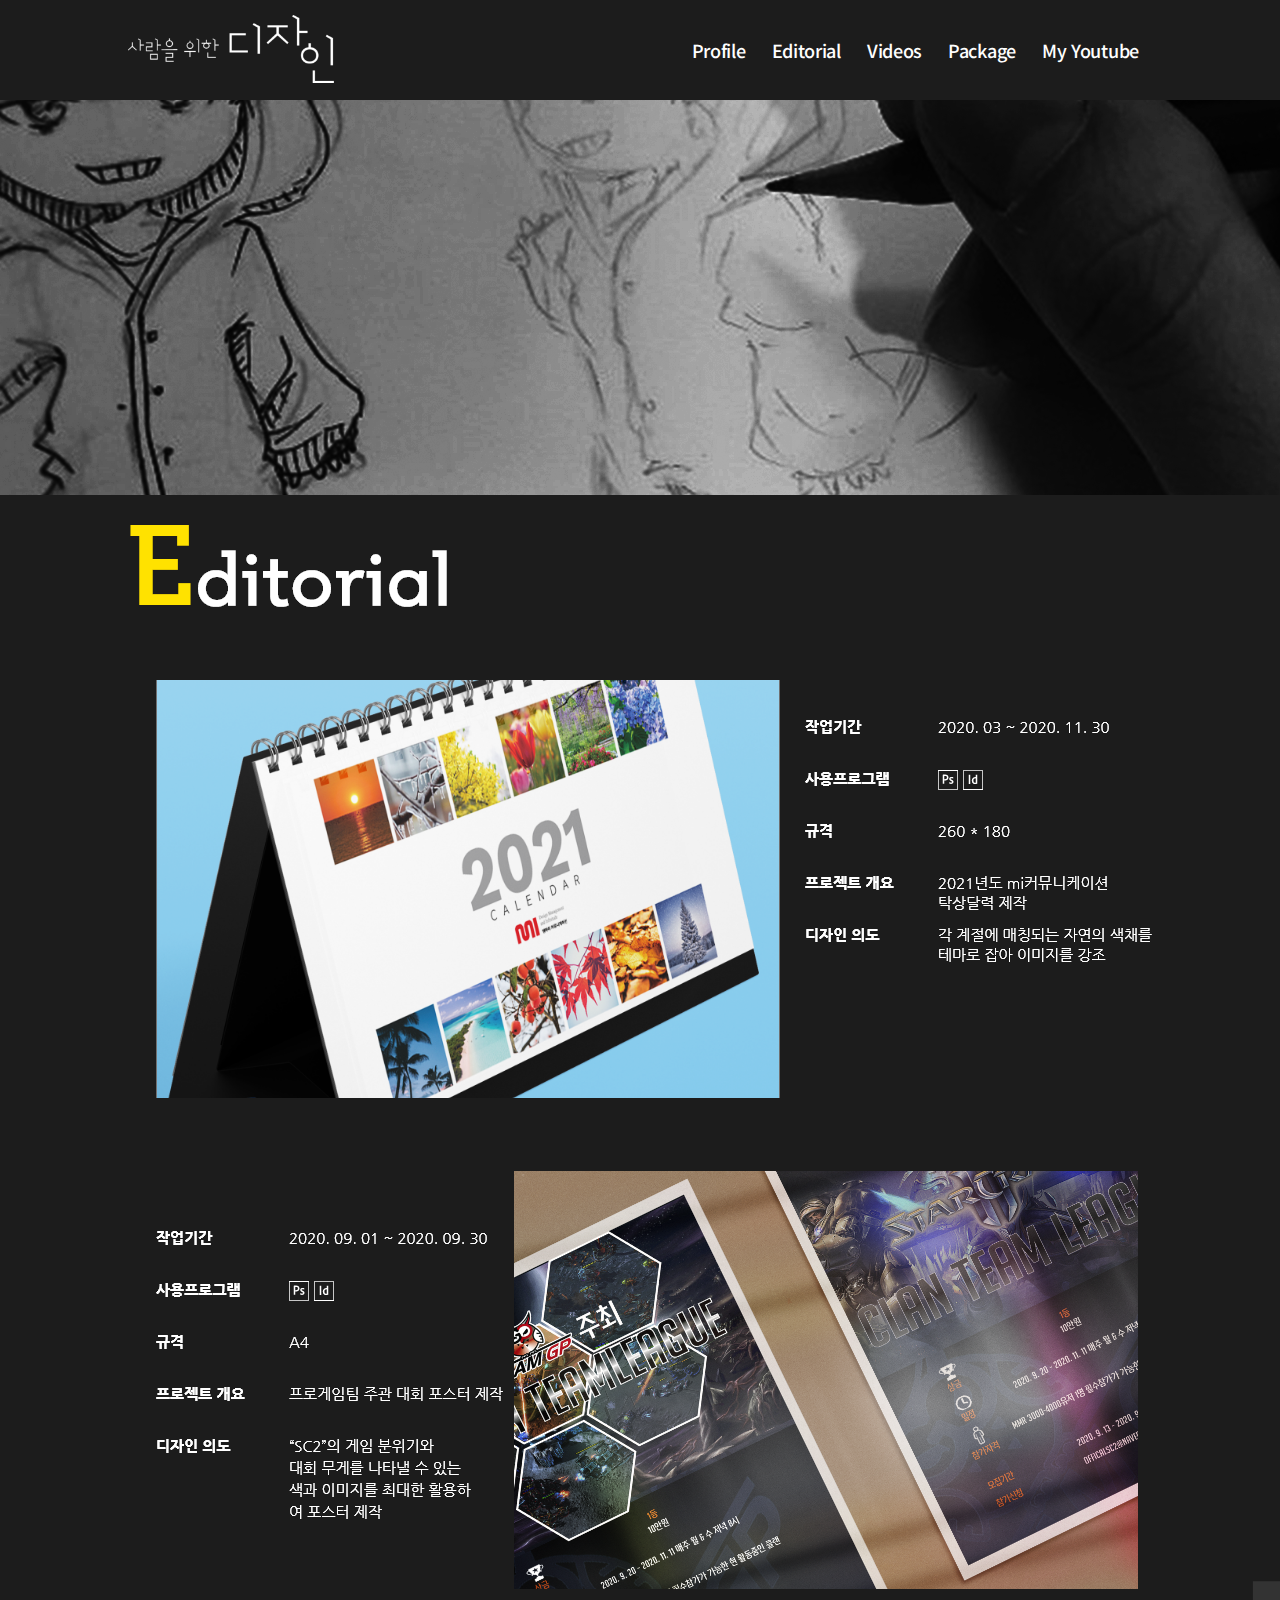
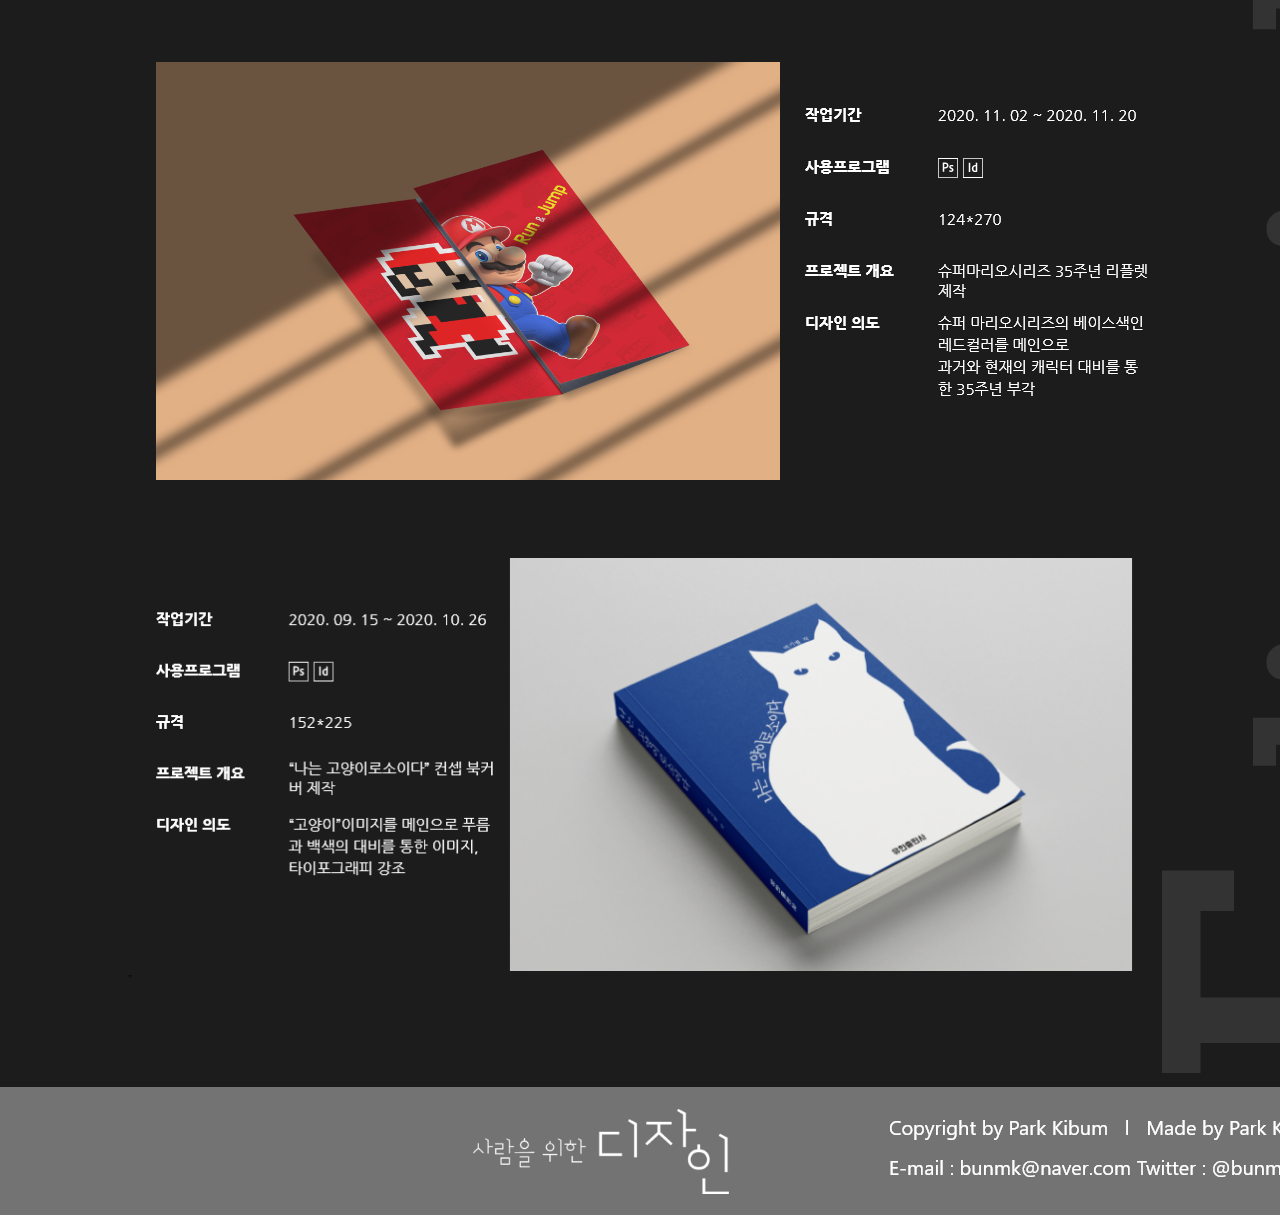
<file: editorial.html>
<!DOCTYPE html>
<html lang="ko" dir="ltr">
  <head>
    <meta charset="utf-8">
    <title>Kibum's Portfolio</title>
    <link rel="stylesheet" href="css/style.css">
    <link rel="preconnect" href="https://fonts.gstatic.com">
<link href="https://fonts.googleapis.com/css2?family=Noto+Sans+KR:wght@100;300;400;500;700;900&display=swap" rel="stylesheet">
<style>

</style>
<script type="text/javascript">
function MM_swapImgRestore() { //v3.0
  var i,x,a=document.MM_sr; for(i=0;a&&i<a.length&&(x=a[i])&&x.oSrc;i++) x.src=x.oSrc;
}
function MM_preloadImages() { //v3.0
  var d=document; if(d.images){ if(!d.MM_p) d.MM_p=new Array();
    var i,j=d.MM_p.length,a=MM_preloadImages.arguments; for(i=0; i<a.length; i++)
    if (a[i].indexOf("#")!=0){ d.MM_p[j]=new Image; d.MM_p[j++].src=a[i];}}
}

function MM_findObj(n, d) { //v4.01
  var p,i,x;  if(!d) d=document; if((p=n.indexOf("?"))>0&&parent.frames.length) {
    d=parent.frames[n.substring(p+1)].document; n=n.substring(0,p);}
  if(!(x=d[n])&&d.all) x=d.all[n]; for (i=0;!x&&i<d.forms.length;i++) x=d.forms[i][n];
  for(i=0;!x&&d.layers&&i<d.layers.length;i++) x=MM_findObj(n,d.layers[i].document);
  if(!x && d.getElementById) x=d.getElementById(n); return x;
}

function MM_swapImage() { //v3.0
  var i,j=0,x,a=MM_swapImage.arguments; document.MM_sr=new Array; for(i=0;i<(a.length-2);i+=3)
   if ((x=MM_findObj(a[i]))!=null){document.MM_sr[j++]=x; if(!x.oSrc) x.oSrc=x.src; x.src=a[i+2];}
}
</script>
  </head>
  <body onLoad="MM_preloadImages('img/img_Editorial/04_calendar_roll.png','img/img_Editorial/05_poster_roll.png','img/img_Editorial/06_reflet_roll.png','img/img_Editorial/07_bookcover_roll.png')">
    <header>
      <nav>
        <div class="logo">
          <img src="img/01_logo.png" alt="사람을 위한 디자인">
        </div>
        <div class="menu">
          <ul>
            <li><a href="index.html">Profile</a></li>
            <li><a href="editorial.html">Editorial</a></li>
            <li><a href="video.html">Videos</a></li>
            <li><a href="package.html">Package</a></li>
            <li><a href="https://www.youtube.com/channel/UC1sG3Tp3TCFi-Lan1J6bZAw?view_as=subscriber">My Youtube</a></li>
          </ul>
        </div>
      </nav>
    </header>
    <section>
      <!---메인 부분-->
      <!---타이틀 부분-->
      <div class="Editorial_main"><!--에디토리얼 메인 키비주얼 영역---->
      </div>
      <!---프로필 부분-->
      <div class="Editorial">
        <div class="Editorial_wrap">
         <div class="editorialminititle"><img src="img/img_Editorial/03_minititle.png" alt"minititle"></div>
         <div class="editorial01"><a href="#" onMouseOut="MM_swapImgRestore()" onMouseOver="MM_swapImage('Calendar','','img/img_Editorial/04_calendar_roll.png',1)"><img src="img/img_Editorial/04_calendar.png" alt="calendar" width="1004" height="418" id="Calendar"></a></div>
         <div class="editorial02"><a href="#" onMouseOut="MM_swapImgRestore()" onMouseOver="MM_swapImage('poster','','img/img_Editorial/05_poster_roll.png',1)"><img src="img/img_Editorial/05_poster.png" alt="poster" width="982" height="418" id="poster"></a></div>
         <div class="editorial03"><a href="#" onMouseOut="MM_swapImgRestore()" onMouseOver="MM_swapImage('reflet','','img/img_Editorial/06_reflet_roll.png',1)"><img src="img/img_Editorial/06_reflet.png" alt="reflet" width="1004" height="418" id="reflet"></a></div>
         <div class="editorial04"><a href="#" onMouseOut="MM_swapImgRestore()" onMouseOver="MM_swapImage('bookcover','','img/img_Editorial/07_bookcover_roll.png',1)"><img src="img/img_Editorial/07_bookcover.png" alt="bookcover" width="979" height="418" id="bookcover"></a></div>"
       </div>
      </div>
    <div class="footer"><img src="img/footer.png" alt"footer"></div>
    </section>
  </body>
</html>
</file>
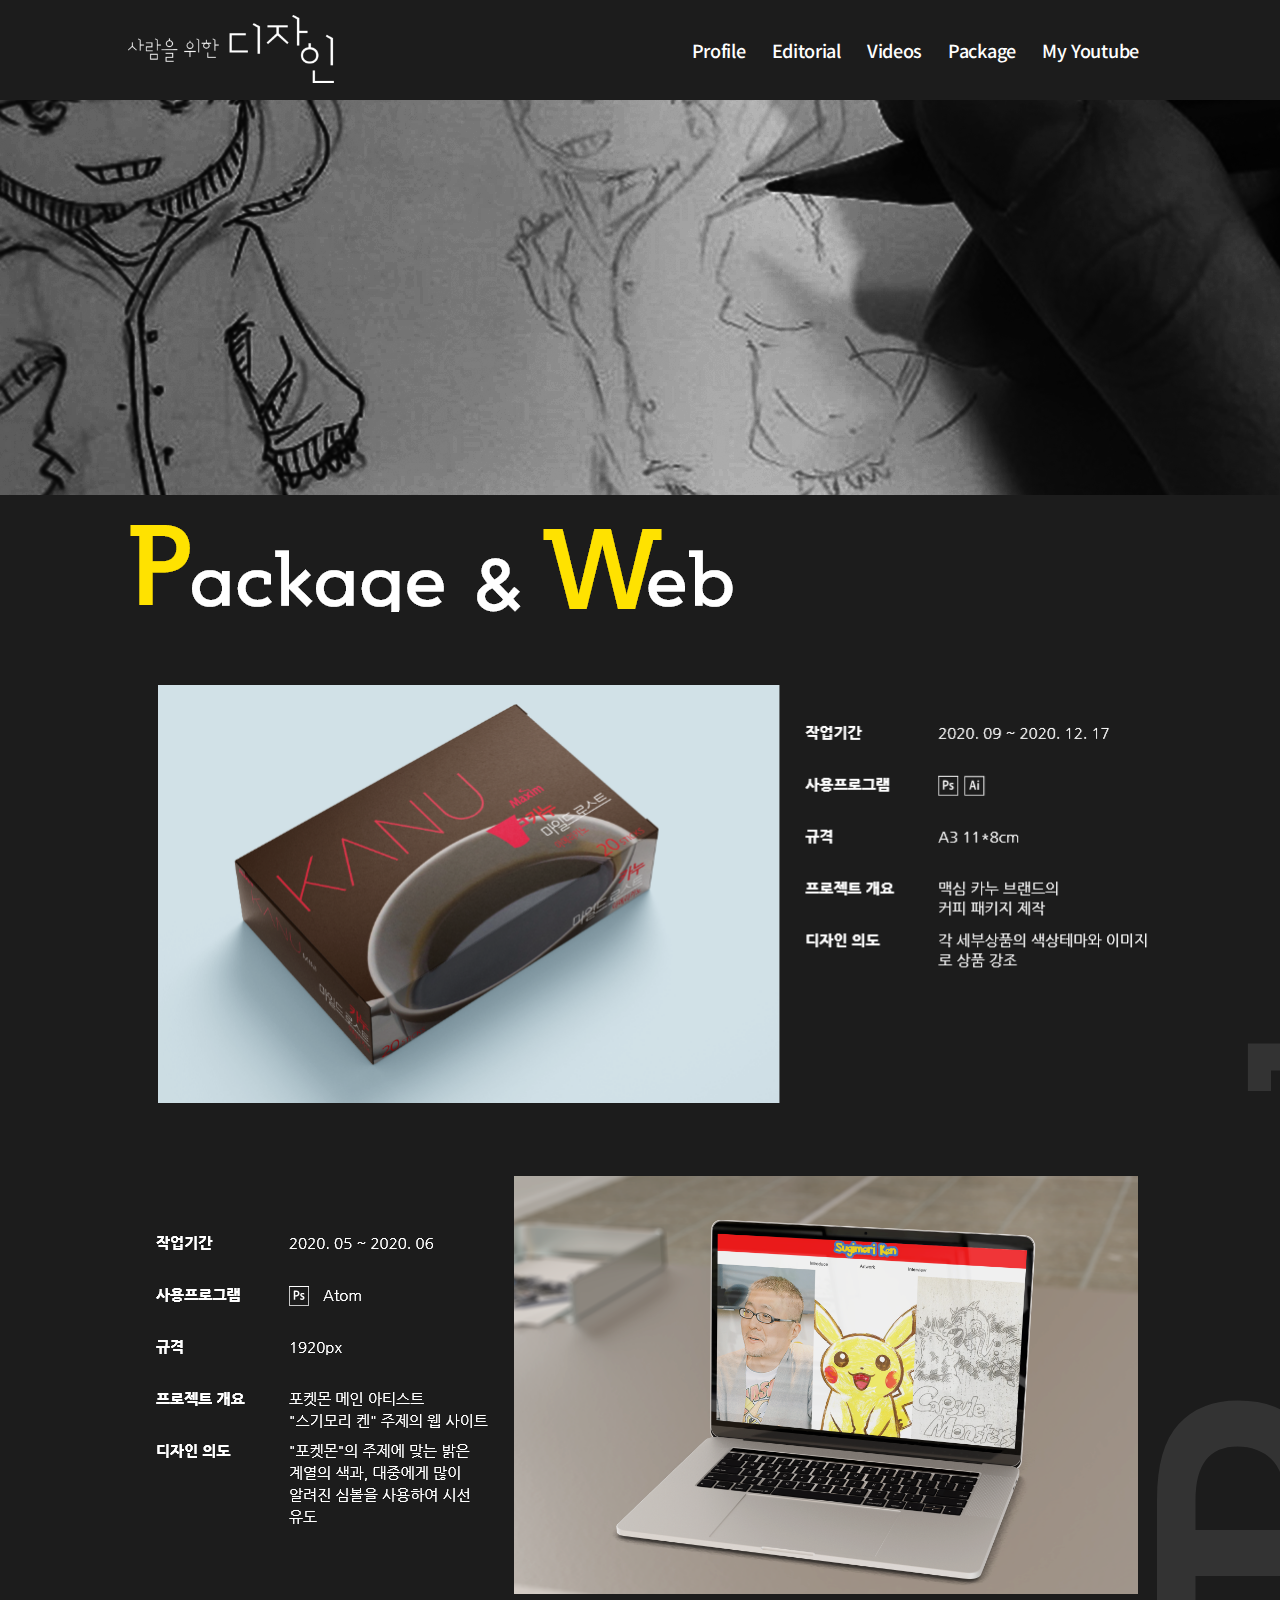
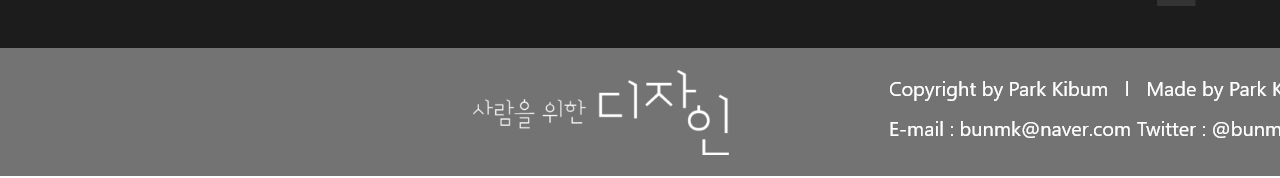
<file: Package.html>
<!DOCTYPE html>
<html lang="ko" dir="ltr">
  <head>
    <meta charset="utf-8">
    <title>Kibum's Portfolio</title>
    <link rel="stylesheet" href="css/style.css">
    <link rel="preconnect" href="https://fonts.gstatic.com">
<link href="https://fonts.googleapis.com/css2?family=Noto+Sans+KR:wght@100;300;400;500;700;900&display=swap" rel="stylesheet">
<style>

</style>
<script type="text/javascript">
function MM_swapImgRestore() { //v3.0
  var i,x,a=document.MM_sr; for(i=0;a&&i<a.length&&(x=a[i])&&x.oSrc;i++) x.src=x.oSrc;
}
function MM_preloadImages() { //v3.0
  var d=document; if(d.images){ if(!d.MM_p) d.MM_p=new Array();
    var i,j=d.MM_p.length,a=MM_preloadImages.arguments; for(i=0; i<a.length; i++)
    if (a[i].indexOf("#")!=0){ d.MM_p[j]=new Image; d.MM_p[j++].src=a[i];}}
}

function MM_findObj(n, d) { //v4.01
  var p,i,x;  if(!d) d=document; if((p=n.indexOf("?"))>0&&parent.frames.length) {
    d=parent.frames[n.substring(p+1)].document; n=n.substring(0,p);}
  if(!(x=d[n])&&d.all) x=d.all[n]; for (i=0;!x&&i<d.forms.length;i++) x=d.forms[i][n];
  for(i=0;!x&&d.layers&&i<d.layers.length;i++) x=MM_findObj(n,d.layers[i].document);
  if(!x && d.getElementById) x=d.getElementById(n); return x;
}

function MM_swapImage() { //v3.0
  var i,j=0,x,a=MM_swapImage.arguments; document.MM_sr=new Array; for(i=0;i<(a.length-2);i+=3)
   if ((x=MM_findObj(a[i]))!=null){document.MM_sr[j++]=x; if(!x.oSrc) x.oSrc=x.src; x.src=a[i+2];}
}
</script>
  </head>
  <body onLoad="MM_preloadImages('img/img_Editorial/04_calendar_roll.png','img/img_Editorial/05_poster_roll.png','img/img_Editorial/06_reflet_roll.png','img/img_Editorial/07_bookcover_roll.png')">
    <header>
      <nav>
        <div class="logo">
          <img src="img/01_logo.png" alt="사람을 위한 디자인">
        </div>
        <div class="menu">
          <ul>
            <li><a href="index.html">Profile</a></li>
            <li><a href="editorial.html">Editorial</a></li>
            <li><a href="video.html">Videos</a></li>
            <li><a href="package.html">Package</a></li>
            <li><a href="https://www.youtube.com/channel/UC1sG3Tp3TCFi-Lan1J6bZAw?view_as=subscriber">My Youtube</a></li>
          </ul>
        </div>
      </nav>
    </header>
    <section>
      <!---메인 부분-->
      <!---타이틀 부분-->
      <div class="PW_main"><!--에디토리얼 메인 키비주얼 영역---->
      </div>
      <!---프로필 부분-->
      <div class="PW">
        <div class="PWwrap">
         <div class="PWminititle"><img src="img/img_package/03_Pwminititle.png" alt"minititle"></div>
         <div class="PW01"><a href="#" onMouseOut="MM_swapImgRestore()" onMouseOver="MM_swapImage('Calendar','','img/img_package/04_package_roll.png',1)"><img src="img/img_package/04_package.png" alt="calendar" width="1004" height="418" id="Calendar"></a></div>
         <div class="PW02"><a href="#" onMouseOut="MM_swapImgRestore()" onMouseOver="MM_swapImage('poster','','img/img_package/05_web_roll.png',1)"><img src="img/img_package/05_web.png" alt="poster" width="982" height="418" id="poster"></a></div>
       </div>
      </div>
	<div class="footer"><img src="img/footer.png" alt"footer"></div>
    </section>
  </body>
</html>
</file>
<file: css/style.css>
*{margin: 0;}
html{font-size: 10px;}
body{font-size: 1rem;}
a{text-decoration: none;}

header{background-color: #1c1c1c;width: 100%;height: 10rem;}
header > nav{margin: auto;width: 102.4rem;height: 8rem;display: flex;justify-content: space-between;align-items: center;border: 1px ;height: 10rem;}

header > nav > .menu {display: inline-block;}
header > nav > .menu > ul {list-style: none;}
header > nav > .menu > ul > li {float: left;margin: 0rem 1.3rem;}
header > nav > .menu > ul > li > a {color: #ffffff;font-family: 'Noto Sans KR', sans-serif;font-size: 1.8rem;font-weight: 500;letter-spacing: -0.03rem;}
header > nav > .menu > ul > li > a:hover {color: #FFE200;}

#myvideo {left: 0;top: 0; min-width: 100%;min-height: 100%;}

section > .undervideo {position: absolute;width: 100%;height: 72rem;overflow: hidden;}
section > .main {position: relative;height: 72rem;}
section > .main > .main_wrap {margin: auto;width: 102.4rem;height: 72rem;}
section > .main > .main_wrap > .main_title {padding-top: 3.1rem;padding-left: 3.4rem;text-align: right;}

section > .profile {background-image: url('../img/04_profile_wrap.png');height: 178.7rem}
section > .profile > .profile_wrap {margin: auto;width: 102.4rem;}
section > .profile > .profile_wrap > .profile_01 {padding-top: 2.7rem;}
section > .profile > .profile_wrap > .profile_02 {margin-top: 13rem;padding-left: 2.8rem;}
section > .profile > .profile_wrap > .profile_03 {margin-top: 13rem;padding-left: 2.8rem;}
section > .profile > .profile_wrap > .profile_04 {margin-top: 13rem;padding-left: 2.8rem;}

section > .Editorial_main {background-image: url('../img/img_Editorial/01_main.png'); margin: auto;height: 39.5rem;}

section > .Editorial {background-image: url('../img/img_Editorial/02_background.png');height: 219.2rem;}
section > .Editorial > .Editorial_wrap {margin: auto;;width: 102.4rem;}
section > .Editorial > .Editorial_wrap > .editorialminititle {padding-top: 3rem;}
section > .Editorial > .Editorial_wrap > .editorial01 {margin-top: 7.1rem;padding-left: 2.8rem;}
section > .Editorial > .Editorial_wrap > .editorial02 {margin-top: 7.1rem;padding-left: 2.8rem;}
section > .Editorial > .Editorial_wrap > .editorial03 {margin-top: 7.1rem;padding-left: 2.8rem;}
section > .Editorial > .Editorial_wrap > .editorial04 {margin-top: 7.1rem;padding-left: 2.8rem;}
section > .Editorial {background-image: url('../img/img_Editorial/02_background.png');height: 219.2rem;}

section > .PW_main {background-image: url('../img/img_package/01_PWmain.png'); margin: auto;height: 39.5rem;}

section > .PW {background-image: url('../img/img_package/02_PWback.png');height: 115.3rem;}
section > .PW > .PWwrap {margin: auto;;width: 102.4rem;}
section > .PW > .PWwrap > .PWminititle {padding-top: 3rem;}
section > .PW > .PWwrap > .PW01 {margin-top: 7.1rem;padding-left: 2.8rem;}
section > .PW > .PWwrap > .PW02 {margin-top: 7.1rem;padding-left: 2.8rem;}

section > .Video_main {background-image: url('../img/img_Video/01_main.png'); margin: auto;height: 39.5rem;}

section > .Video {background-image: url('../img/img_Video/02_back.png'); margin: auto;height : 303.3rem;}
section > .Video > .Video_wrap {margin: auto;width: 102.4rem;}
section > .Video > .Video_wrap > .title {padding-top: 3rem;}
section > .Video > .Video_wrap > .Video01 {margin-top: 7.1rem;padding-left: 2.8rem;}
section > .Video > .Video_wrap > .Video02 {margin-top: 0.0rem;padding-left: 2.8rem;}
section > .Video > .Video_wrap > .Video03 {margin-top: 7.1rem;padding-left: 2.8rem;}
section > .Video > .Video_wrap > .Video04 {margin-top: -2rem;padding-left: 2.8rem;}
section > .Video > .Video_wrap > .Video05 {margin-top: 7.1rem;padding-left: 2.8rem;}
section > .Video > .Video_wrap > .Video06 {margin-top: 0.0rem;padding-left: 2.8rem;}
</file>
